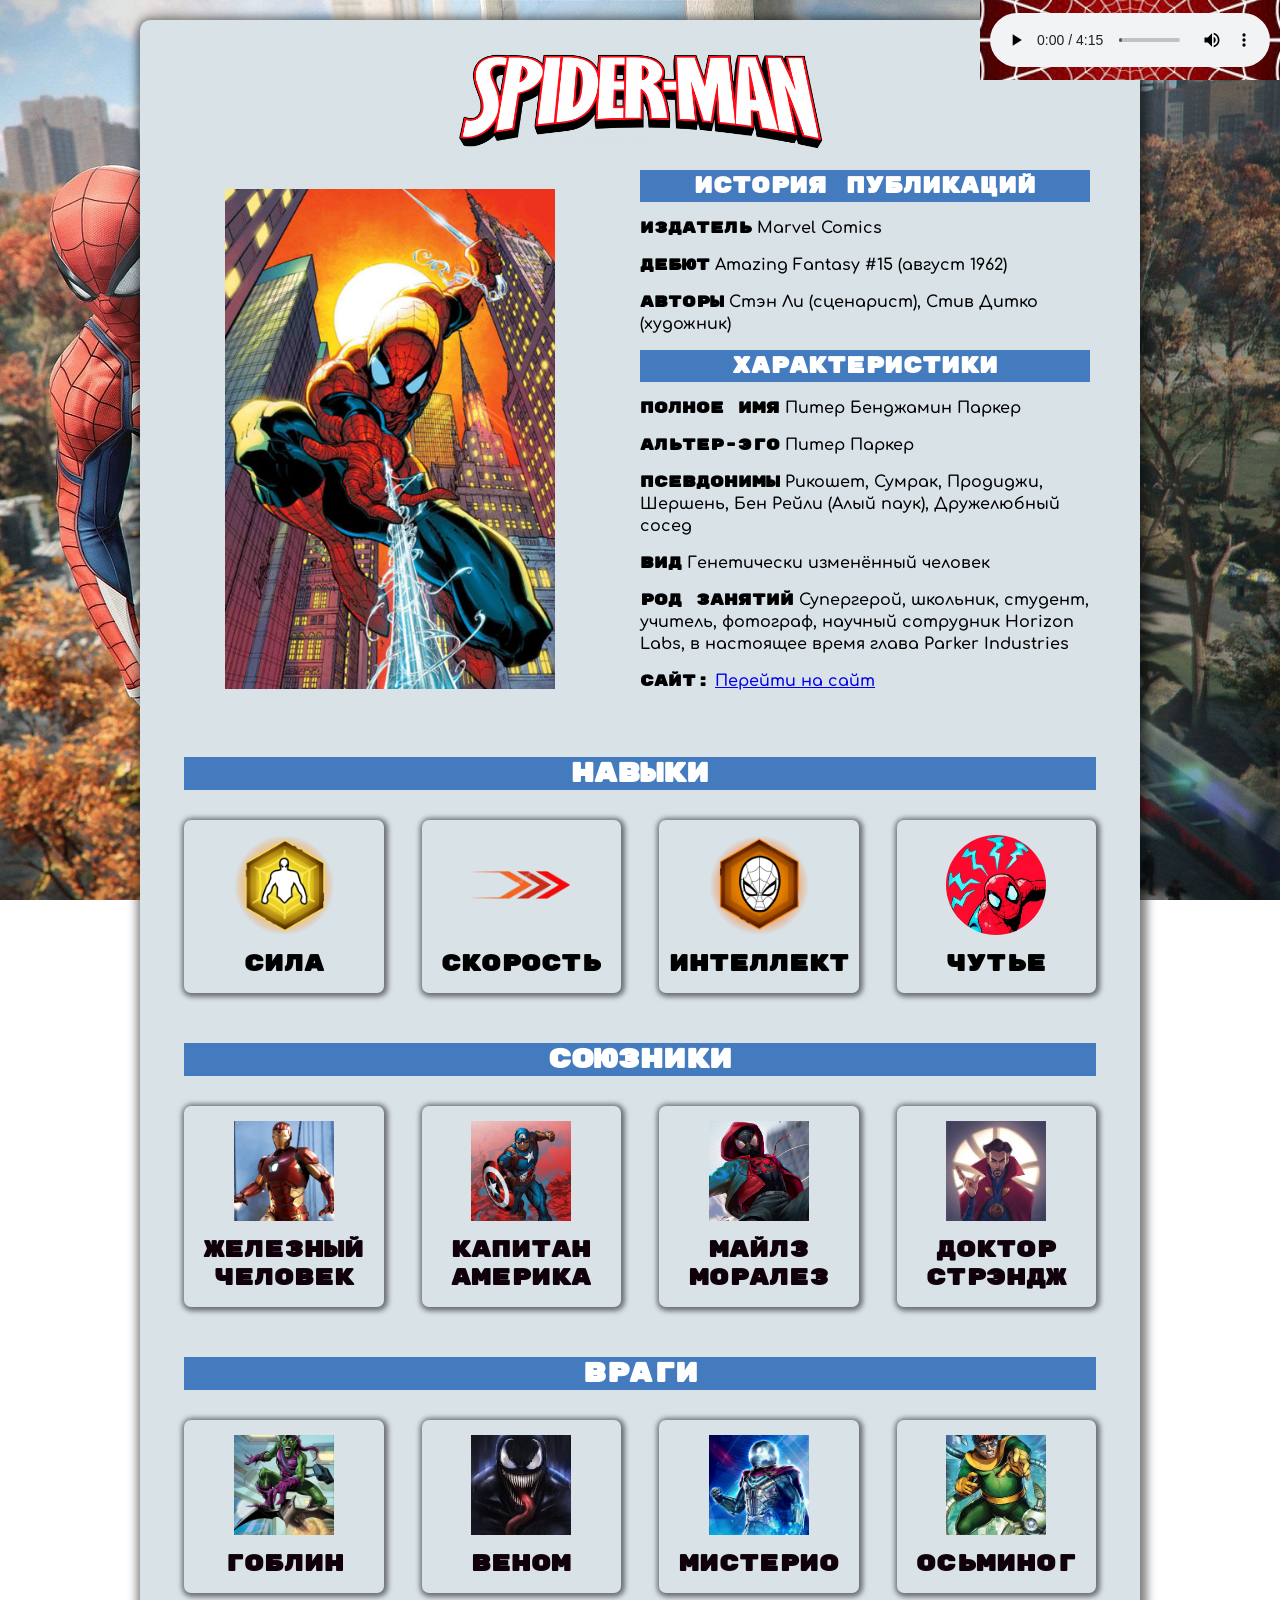
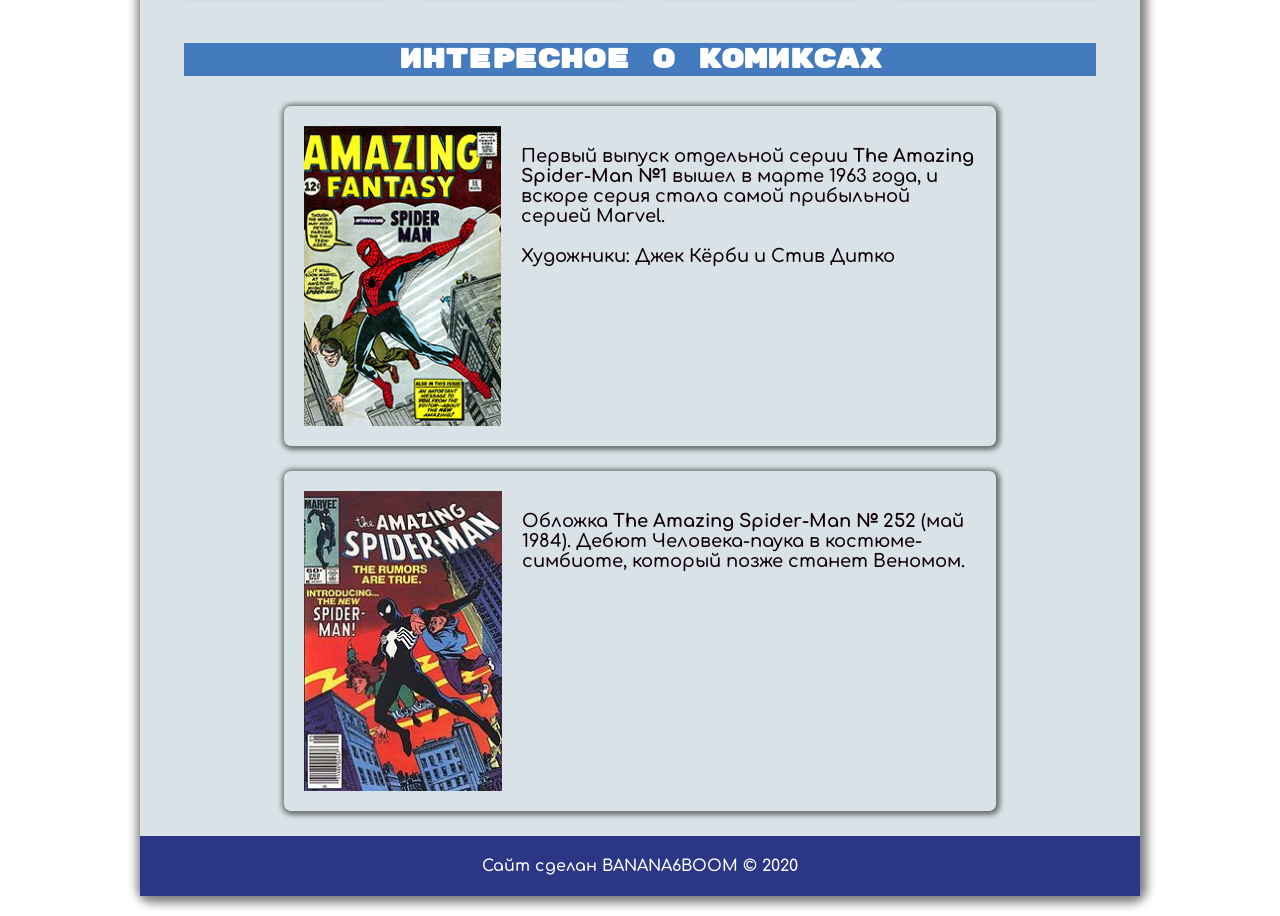
<file: index.html>
<!DOCTYPE html>
<html lang="en">

<head>
    <meta charset="UTF-8">
    <meta name="viewport" content="width=device-width, initial-scale=1.0">
    <link rel="stylesheet" href="css/app.css">
    <link href="https://fonts.googleapis.com/css2?family=Architects+Daughter&family=Rubik+Mono+One&display=swap"
        rel="stylesheet">
    <link href="https://fonts.googleapis.com/css2?family=Comfortaa:wght@400;500;600;700&display=swap" rel="stylesheet">
    <title>Spider Man Wiki</title>
</head>

<body>
    <main class="main">
        <div class="audio-player">
            <audio controls autoplay>
                <source src="./audio/Spider-Man Theme Song Trap Remix.mp3" type="audio/mpeg">
            </audio>
        </div>
        <div class="container">
            <div class="main-logo"></div>
            <section class="info">
                <div class="info-column">
                    <div class="info-img"></div>
                </div>
                <div class="info-column">
                    <p class="text-bg">История публикаций</p>
                    <p><span>Издатель</span> Marvel Comics</p>
                    <p><span>Дебют</span> Amazing Fantasy #15 (август 1962)</p>
                    <p><span>Авторы</span> Стэн Ли (сценарист), Стив Дитко (художник)</p>
                    <p class="text-bg">Характеристики</p>
                    <p><span>Полное имя</span> Питер Бенджамин Паркер</p>
                    <p><span>Альтер-эго</span> Питер Паркер</p>
                    <p><span>Псевдонимы</span> Рикошет, Сумрак, Продиджи, Шершень, Бен Рейли (Алый паук), Дружелюбный
                        сосед</p>
                    <p><span>Вид</span> Генетически изменённый человек</p>
                    <p><span>Род занятий</span> Супергерой, школьник, студент, учитель, фотограф, научный сотрудник
                        Horizon Labs, в
                        настоящее время глава Parker Industries</p>
                    <p><span>Сайт:</span> <a target="_blank" href="https://marvel.fandom.com/wiki/Spider-Man">Перейти на
                            сайт</a></p>

                </div>
            </section>
            <section class="skills section">
                <h2>Навыки</h2>
                <div class="skill section-item">
                    <div class="img">
                        <img src="./images/strength.png" alt="Сила">
                    </div>
                    <p class="name">Сила</p>
                </div>
                <div class="skill section-item">
                    <div class="img">
                        <img src="./images/speed.png" alt="Скорость">
                    </div>
                    <p class="name">Скорость</p>
                </div>
                <div class="skill section-item">
                    <div class="img">
                        <img src="./images/intellect.png" alt="Интеллект">
                    </div>
                    <p class="name">Интеллект</p>
                </div>
                <div class="skill section-item">
                    <div class="img">
                        <img src="./images/feel.jpg" alt="Чутье">
                    </div>
                    <p class="name">Чутье</p>
                </div>
            </section>
            <section class="allies section">
                <h2>Союзники</h2>
                <a href="https://marvel.fandom.com/wiki/Tony_Stark" target="_blank" class="section-item">
                    <div class="img">
                        <img class="enemy-img" src="./images/iron-man.jpg" alt="Железный человек">
                    </div>
                    <p class="name">Железный человек</p>
                </a>
                <a href="https://marvel.fandom.com/wiki/Captain_America" target="_blank" class="section-item">
                    <div class="img">
                        <img class="enemy-img" src="./images/america.jpg" alt="Капитан Америка">
                    </div>
                    <p class="name">Капитан Америка</p>
                </a>
                <a href="https://marvel.fandom.com/wiki/Miles_Morales_(Earth-1610)" target="_blank"
                    class="section-item">
                    <div class="img">
                        <img class="enemy-img" src="./images/miles-morales.jpg" alt="Майлз Моралез">
                    </div>
                    <p class="name">Майлз Моралез</p>
                </a>
                <a href="https://marvel.fandom.com/wiki/Doctor_Strange" target="_blank" class="section-item">
                    <div class="img">
                        <img class="enemy-img" src="./images/strange.jpg" alt="Доктор Стрэндж">
                    </div>
                    <p class="name">Доктор Стрэндж</p>
                </a>
            </section>
            <section class="enemies section">
                <h2>Враги</h2>
                <a href="https://marvel.fandom.com/wiki/Norman_Osborn" target="_blank" class="section-item">
                    <div class="img">
                        <img class="enemy-img" src="./images/goblin.jpg" alt="Гоблин">
                    </div>
                    <p class="name">Гоблин</p>
                </a>
                <a href="https://marvel.fandom.com/wiki/Venom" target="_blank" class="section-item">
                    <div class="img">
                        <img class="enemy-img" src="./images/venom.jpg" alt="Venom">
                    </div>
                    <p class="name">Веном</p>
                </a>
                <a href="https://marvel.fandom.com/wiki/Mysterio" target="_blank" class="section-item">
                    <div class="img">
                        <img class="enemy-img" src="./images/misterio.jpg" alt="Мистерио">
                    </div>
                    <p class="name">Мистерио</p>
                </a>
                <a href="https://marvel.fandom.com/wiki/Doctor_Octopus" target="_blank" class="section-item">
                    <div class="img">
                        <img class="enemy-img" src="./images/octopus.jpg" alt="Осьминог">
                    </div>
                    <p class="name">Осьминог</p>
                </a>
            </section>
            <section class="section">
                <h2>Интересное о комиксах</h2>
                <a href="https://www.marvel.com/comics/series/1987/the_amazing_spider-man_1963_-_1998" target="_blank"
                    class="comics-item">
                    <img src="./images/first-comics.jpg" alt="Comics">
                    <p>Первый выпуск отдельной серии <b>The Amazing Spider-Man №1</b> вышел в марте 1963 года, и вскоре
                        серия
                        стала самой прибыльной серией Marvel.<br><br>Художники: Джек Кёрби и Стив Дитко</p>
                </a>
                <a href="https://marvel.fandom.com/wiki/Amazing_Spider-Man_Vol_1_252" target="_blank"
                    class="comics-item">
                    <img src="./images/comics.jpg" alt="Comics">
                    <p>Обложка <b>The Amazing Spider-Man № 252</b> (май 1984). Дебют Человека-паука в костюме-симбиоте,
                        который
                        позже станет Веномом.</p>
                </a>
            </section>
            <div class="footer">
                Сайт сделан BANANA6BOOM &copy; 2020
            </div>
        </div>
    </main>
</body>

</html>
</file>
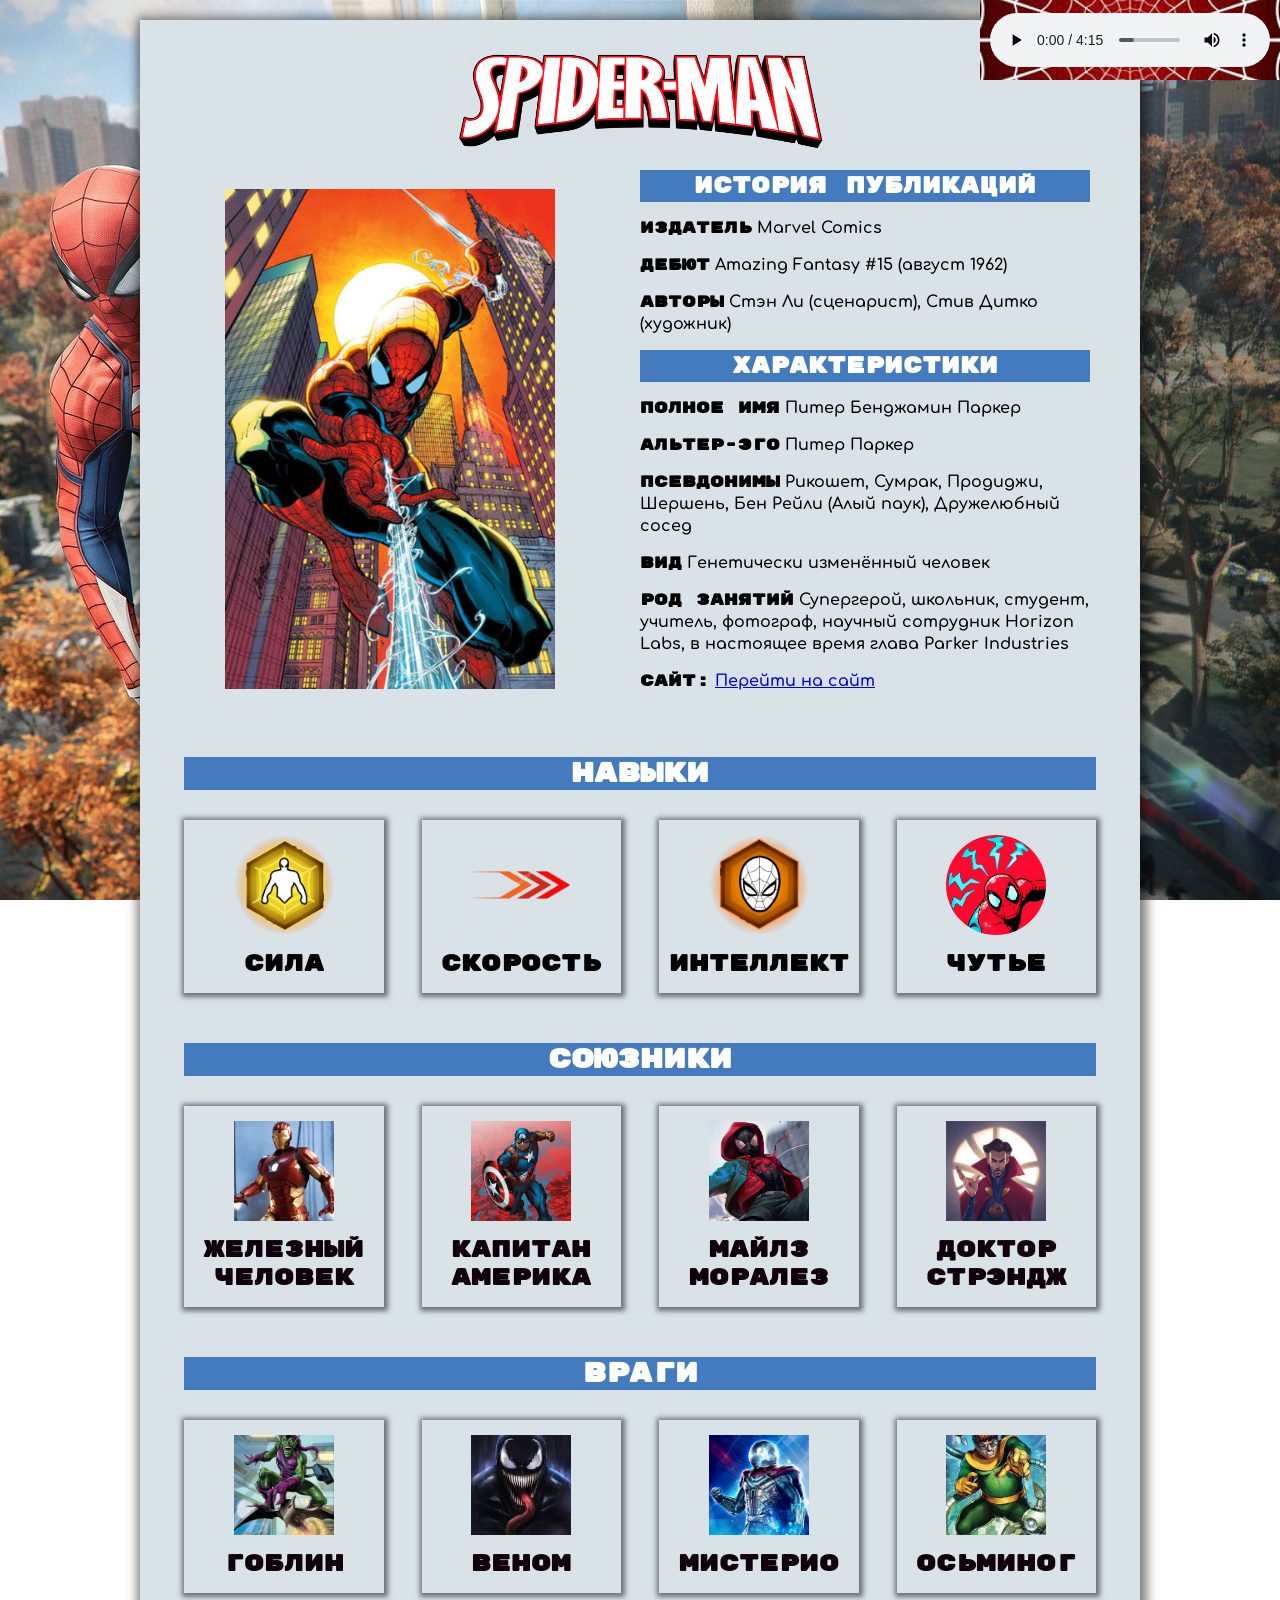
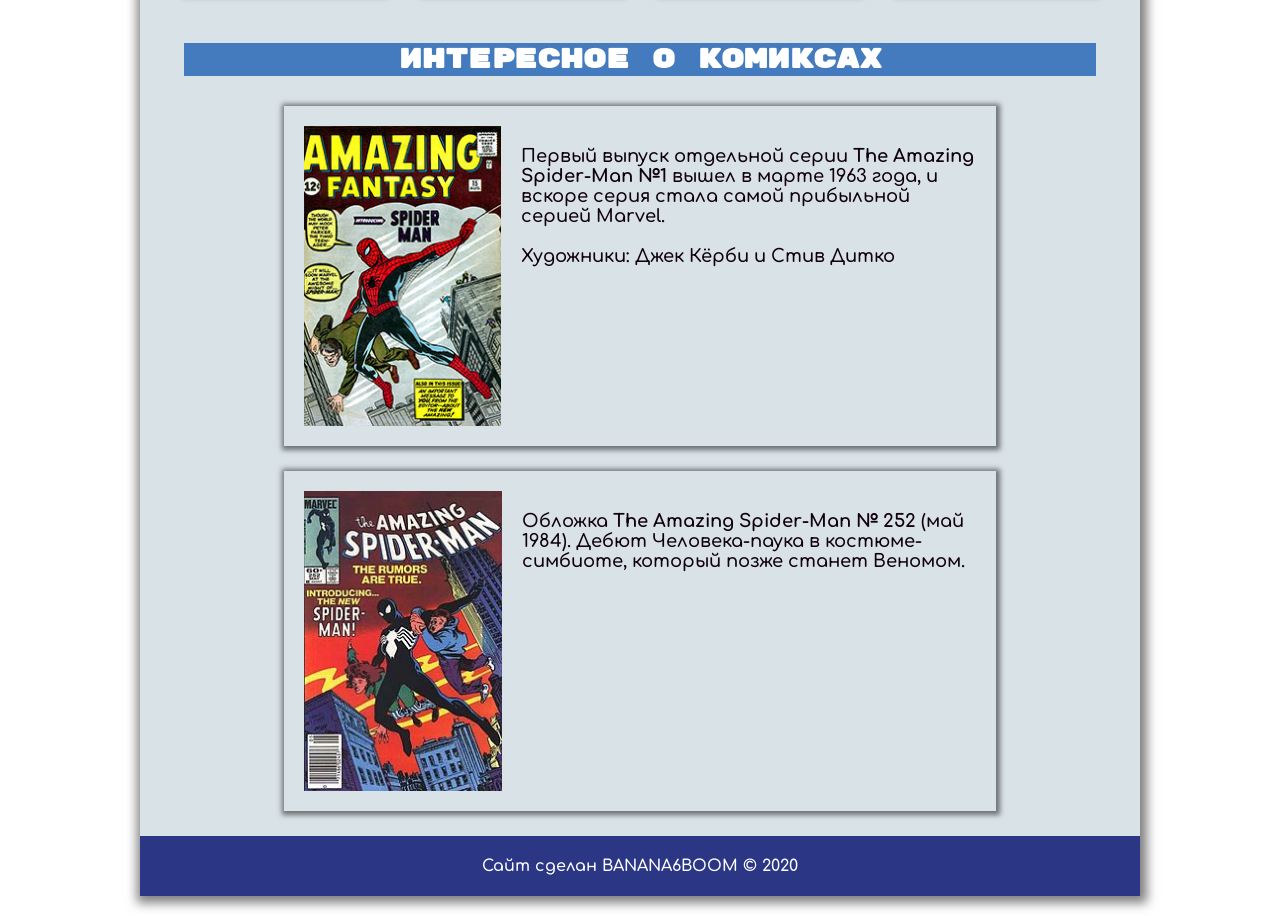
<file: spider-man/index.html>
<!DOCTYPE html>
<html lang="en">

<head>
    <meta charset="UTF-8">
    <meta name="viewport" content="width=device-width, initial-scale=1.0">
    <link rel="stylesheet" href="css/app.css">
    <link href="https://fonts.googleapis.com/css2?family=Architects+Daughter&family=Rubik+Mono+One&display=swap"
        rel="stylesheet">
    <link href="https://fonts.googleapis.com/css2?family=Comfortaa:wght@400;500;600;700&display=swap" rel="stylesheet">
    <title>Spider Man Wiki</title>
</head>

<body>
    <main class="main">
        <div class="audio-player">
            <audio controls autoplay>
                <source src="./audio/Spider-Man Theme Song Trap Remix.mp3" type="audio/mpeg">
            </audio>
        </div>
        <div class="container">
            <div class="main-logo"></div>
            <section class="info">
                <div class="info-column">
                    <div class="info-img"></div>
                </div>
                <div class="info-column">
                    <p class="text-bg">История публикаций</p>
                    <p><span>Издатель</span> Marvel Comics</p>
                    <p><span>Дебют</span> Amazing Fantasy #15 (август 1962)</p>
                    <p><span>Авторы</span> Стэн Ли (сценарист), Стив Дитко (художник)</p>
                    <p class="text-bg">Характеристики</p>
                    <p><span>Полное имя</span> Питер Бенджамин Паркер</p>
                    <p><span>Альтер-эго</span> Питер Паркер</p>
                    <p><span>Псевдонимы</span> Рикошет, Сумрак, Продиджи, Шершень, Бен Рейли (Алый паук), Дружелюбный
                        сосед</p>
                    <p><span>Вид</span> Генетически изменённый человек</p>
                    <p><span>Род занятий</span> Супергерой, школьник, студент, учитель, фотограф, научный сотрудник
                        Horizon Labs, в
                        настоящее время глава Parker Industries</p>
                    <p><span>Сайт:</span> <a target="_blank" href="https://marvel.fandom.com/wiki/Spider-Man">Перейти на
                            сайт</a></p>

                </div>
            </section>
            <section class="skills section">
                <h2>Навыки</h2>
                <div class="ally section-item">
                    <div class="img">
                        <img src="./images/strength.png" alt="Сила">
                    </div>
                    <p class="name">Сила</p>
                </div>
                <div class="ally section-item">
                    <div class="img">
                        <img src="./images/speed.png" alt="Скорость">
                    </div>
                    <p class="name">Скорость</p>
                </div>
                <div class="ally section-item">
                    <div class="img">
                        <img src="./images/intellect.png" alt="Интеллект">
                    </div>
                    <p class="name">Интеллект</p>
                </div>
                <div class="ally section-item">
                    <div class="img">
                        <img src="./images/feel.jpg" alt="Чутье">
                    </div>
                    <p class="name">Чутье</p>
                </div>
            </section>
            <section class="allies section">
                <h2>Союзники</h2>
                <a href="https://marvel.fandom.com/wiki/Tony_Stark" target="_blank" class="section-item">
                    <div class="img">
                        <img class="enemy-img" src="./images/iron-man.jpg" alt="Железный человек">
                    </div>
                    <p class="name">Железный человек</p>
                </a>
                <a href="https://marvel.fandom.com/wiki/Captain_America" target="_blank" class="section-item">
                    <div class="img">
                        <img class="enemy-img" src="./images/america.jpg" alt="Капитан Америка">
                    </div>
                    <p class="name">Капитан Америка</p>
                </a>
                <a href="https://marvel.fandom.com/wiki/Miles_Morales_(Earth-1610)" target="_blank"
                    class="section-item">
                    <div class="img">
                        <img class="enemy-img" src="./images/miles-morales.jpg" alt="Майлз Моралез">
                    </div>
                    <p class="name">Майлз Моралез</p>
                </a>
                <a href="https://marvel.fandom.com/wiki/Doctor_Strange" target="_blank" class="section-item">
                    <div class="img">
                        <img class="enemy-img" src="./images/strange.jpg" alt="Доктор Стрэндж">
                    </div>
                    <p class="name">Доктор Стрэндж</p>
                </a>
            </section>
            <section class="enemies section">
                <h2>Враги</h2>
                <a href="https://marvel.fandom.com/wiki/Norman_Osborn" target="_blank" class="skill section-item">
                    <div class="img">
                        <img class="enemy-img" src="./images/goblin.jpg" alt="Гоблин">
                    </div>
                    <p class="name">Гоблин</p>
                </a>
                <a href="https://marvel.fandom.com/wiki/Venom" target="_blank" class="skill section-item">
                    <div class="img">
                        <img class="enemy-img" src="./images/venom.jpg" alt="Venom">
                    </div>
                    <p class="name">Веном</p>
                </a>
                <a href="https://marvel.fandom.com/wiki/Mysterio" target="_blank" class="skill section-item">
                    <div class="img">
                        <img class="enemy-img" src="./images/misterio.jpg" alt="Мистерио">
                    </div>
                    <p class="name">Мистерио</p>
                </a>
                <a href="https://marvel.fandom.com/wiki/Doctor_Octopus" target="_blank" class="skill section-item">
                    <div class="img">
                        <img class="enemy-img" src="./images/octopus.jpg" alt="Осьминог">
                    </div>
                    <p class="name">Осьминог</p>
                </a>
            </section>
            <section class="section">
                <h2>Интересное о комиксах</h2>
                <a href="https://www.marvel.com/comics/series/1987/the_amazing_spider-man_1963_-_1998" target="_blank"
                    class="comics-item">
                    <img src="./images/first-comics.jpg" alt="Comics">
                    <p>Первый выпуск отдельной серии <b>The Amazing Spider-Man №1</b> вышел в марте 1963 года, и вскоре
                        серия
                        стала самой прибыльной серией Marvel.<br><br>Художники: Джек Кёрби и Стив Дитко</p>
                </a>
                <a href="https://marvel.fandom.com/wiki/Amazing_Spider-Man_Vol_1_252" target="_blank"
                    class="comics-item">
                    <img src="./images/comics.jpg" alt="Comics">
                    <p>Обложка <b>The Amazing Spider-Man № 252</b> (май 1984). Дебют Человека-паука в костюме-симбиоте,
                        который
                        позже станет Веномом.</p>
                </a>
            </section>
            <div class="footer">
                Сайт сделан BANANA6BOOM &copy; 2020
            </div>
        </div>
    </main>
</body>

</html>
</file>
<file: css/app.css>
:root {
  --black: #10000a;
  --blue: #447bbe;
  --comforta: "Comfortaa", cursive;
  --crimson: #df1f2d;
  --darkblue: #2b3784;
  --darkblue2: #0a2b4e;
  --darkred: #b11313;
  --gray: #d9e2e7;
  --rubik: "Rubik Mono One", sans-serif;
  --shadow: rgba(0,0,0,.5);
  --white: #fff;
  --gold: #ffd700;
}

* {
  box-sizing: border-box;
  margin: 0;
  padding: 0;
}

body {
  font-family: var(--comforta);
  font-weight: 600;
}

.container {
  max-width: 1000px;
  margin: 0 auto;
  padding: 30px 0 0;
  background-color: var(--gray);
  box-shadow: 2px 2px 10px 5px var(--shadow);
  border-radius: 10px;
}

.main-logo {
  width: 100%;
  height: auto;
  min-height: 100px;
  margin: 0 auto 20px;
  background: url("../images/spider-man-logo.png") 50% 50% no-repeat;
  background-size: contain;
}

.main {
  position: relative;
  padding: 20px 0;
  background: url("../images/bg1.jpg") 50% 50% no-repeat;
  background-attachment: fixed;
  background-size: cover;
}

.audio-player {
  position: fixed;
  top: 0;
  right: 0;
  display: flex;
  align-items: center;
  justify-content: center;
  width: 300px;
  height: 80px;
  padding: 10px;
  background: url("../images/web.jpg") 50% 50% no-repeat;
  background-size: cover;
}

.info {
  display: flex;
  align-items: center;
  justify-content: space-between;
}

.info-column {
  width: 50%;
  min-height: 500px;
}

.info-column:last-child {
  padding-right: 50px;
}
.info-column:last-child p {
  margin-bottom: 15px;
  line-height: 22px;
}
.info-column:last-child span {
  font-family: var(--rubik);
}
.info-img {
  width: 80%;
  height: auto;
  min-height: 500px;
  margin: 0 auto;
  background: url("../images/AmazingSpiderMan.jpg") 50% 50% no-repeat;
  background-size: contain;
}

.text-bg {
  padding: 5px 0;
  text-align: center;
  color: var(--white);
  background-color: var(--blue);
  font-family: var(--rubik);
  font-size: 22px;
}

.section {
  display: flex;
  align-items: center;
  flex-wrap: wrap;
  justify-content: space-around;
  margin-top: 50px;
  padding: 0 25px;
}

.section a {
  text-decoration: none;
  color: var(--black);
}

.skill:nth-child(2):hover {
  box-shadow: 1px 1px 10px 10px var(--crimson);
}
.skill:nth-child(3):hover {
  box-shadow: 1px 1px 10px 10px var(--darkblue);
}
.skill:nth-child(4):hover {
  box-shadow: 1px 1px 10px 10px var(--white);
}
.skill:nth-child(5):hover {
  box-shadow: 1px 1px 10px 10px var(--gold);
}

h2 {
  width: 96%;
  margin-bottom: 30px;
  text-align: center;
  color: var(--white);
  background-color: var(--blue);
  font-family: var(--rubik);
  font-size: 27px;
}

.section-item {
  width: 21%;
  min-width: 180px;
  padding: 15px 0;
  cursor: pointer;
  transition: all .3s ease-in;
  box-shadow: 1px 1px 5px 3px var(--shadow);
  border-radius: 7px;
}
.section-item:hover {
  transition: all .3s ease-in;
  transform: scale(1.1);
}

.img img {
  display: block;
  width: 100px;
  height: 100px;
  margin: 0 auto;
  border-radius: 50%;

  object-fit: contain;
}

.name {
  margin-top: 15px;
  text-align: center;
  font-family: var(--rubik);
  font-size: 23px;
}

.enemy-img {
  border-radius: 0 !important;

  object-fit: cover !important;
}

.comics-item {
  display: flex;
  width: 75%;
  margin: 0 auto;
  margin-bottom: 25px;
  padding: 15px;
  transition: .3s ease-in;
  border: 5px solid transparent;
  box-shadow: 1px 1px 5px 3px var(--shadow);
  border-radius: 7px;
}

.comics-item:hover {
  transition: .3s ease-in;
  border-color: var(--crimson);
}

.comics-item img {
  width: 200px;
  height: 300px;

  object-fit: contain;
}

.comics-item p {
  padding-top: 20px;
  padding-left: 20px;
  font-size: 18px;
  line-height: 20px;
}

.footer {
    height: 60px;
    background-color: var(--darkblue);
    color: var(--white);
    text-align: center;
    line-height: 60px;
}
</file>
<file: spider-man/css/app.css>
:root {
  --black: #10000a;
  --blue: #447bbe;
  --comforta: "Comfortaa", cursive;
  --crimson: #df1f2d;
  --darkblue: #2b3784;
  --darkblue2: #0a2b4e;
  --darkred: #b11313;
  --gray: #d9e2e7;
  --rubik: "Rubik Mono One", sans-serif;
  --shadow: rgba(0,0,0,.5);
  --white: #fff;
}

* {
  box-sizing: border-box;
  margin: 0;
  padding: 0;
}

body {
  font-family: var(--comforta);
  font-weight: 600;
}

.container {
  max-width: 1000px;
  margin: 0 auto;
  padding: 30px 0 0;
  background-color: var(--gray);
  box-shadow: 2px 2px 10px 5px var(--shadow);
}

.main-logo {
  width: 100%;
  height: auto;
  min-height: 100px;
  margin: 0 auto 20px;
  background: url("../images/spider-man-logo.png") 50% 50% no-repeat;
  background-size: contain;
}

.main {
  position: relative;
  padding: 20px 0;
  background: url("../images/bg1.jpg") 50% 50% no-repeat;
  background-attachment: fixed;
  background-size: cover;
}

.audio-player {
  position: fixed;
  top: 0;
  right: 0;
  display: flex;
  align-items: center;
  justify-content: center;
  width: 300px;
  height: 80px;
  padding: 10px;
  background: url("../images/web.jpg") 50% 50% no-repeat;
  background-size: cover;
}

.info {
  display: flex;
  align-items: center;
  justify-content: space-between;
}

.info-column {
  width: 50%;
  min-height: 500px;
}

.info-column:last-child {
  padding-right: 50px;
}
.info-column:last-child p {
  margin-bottom: 15px;
  line-height: 22px;
}
.info-column:last-child span {
  font-family: var(--rubik);
}
.info-img {
  width: 80%;
  height: auto;
  min-height: 500px;
  margin: 0 auto;
  background: url("../images/AmazingSpiderMan.jpg") 50% 50% no-repeat;
  background-size: contain;
}

.text-bg {
  padding: 5px 0;
  text-align: center;
  color: var(--white);
  background-color: var(--blue);
  font-family: var(--rubik);
  font-size: 22px;
}

.section {
  display: flex;
  align-items: center;
  flex-wrap: wrap;
  justify-content: space-around;
  margin-top: 50px;
  padding: 0 25px;
}

.section a {
  text-decoration: none;
  color: var(--black);
}

h2 {
  width: 96%;
  margin-bottom: 30px;
  text-align: center;
  color: var(--white);
  background-color: var(--blue);
  font-family: var(--rubik);
  font-size: 27px;
}

.section-item {
  width: 21%;
  min-width: 180px;
  padding: 15px 0;
  cursor: pointer;
  transition: all .3s ease-in;
  box-shadow: 1px 1px 5px 3px var(--shadow);
}
.section-item:hover {
  transition: all .3s ease-in;
  transform: scale(1.1);
}

.img img {
  display: block;
  width: 100px;
  height: 100px;
  margin: 0 auto;
  border-radius: 50%;

  object-fit: contain;
}

.name {
  margin-top: 15px;
  text-align: center;
  font-family: var(--rubik);
  font-size: 23px;
}

.enemy-img {
  border-radius: 0 !important;

  object-fit: cover !important;
}

.comics-item {
  display: flex;
  width: 75%;
  margin: 0 auto;
  margin-bottom: 25px;
  padding: 15px;
  transition: .3s ease-in;
  border: 5px solid transparent;
  box-shadow: 1px 1px 5px 3px var(--shadow);
}

.comics-item:hover {
  transition: .3s ease-in;
  border-color: var(--crimson);
}

.comics-item img {
  width: 200px;
  height: 300px;

  object-fit: contain;
}

.comics-item p {
  padding-top: 20px;
  padding-left: 20px;
  font-size: 18px;
  line-height: 20px;
}

.footer {
    height: 60px;
    background-color: var(--darkblue);
    color: var(--white);
    text-align: center;
    line-height: 60px;
}
</file>
